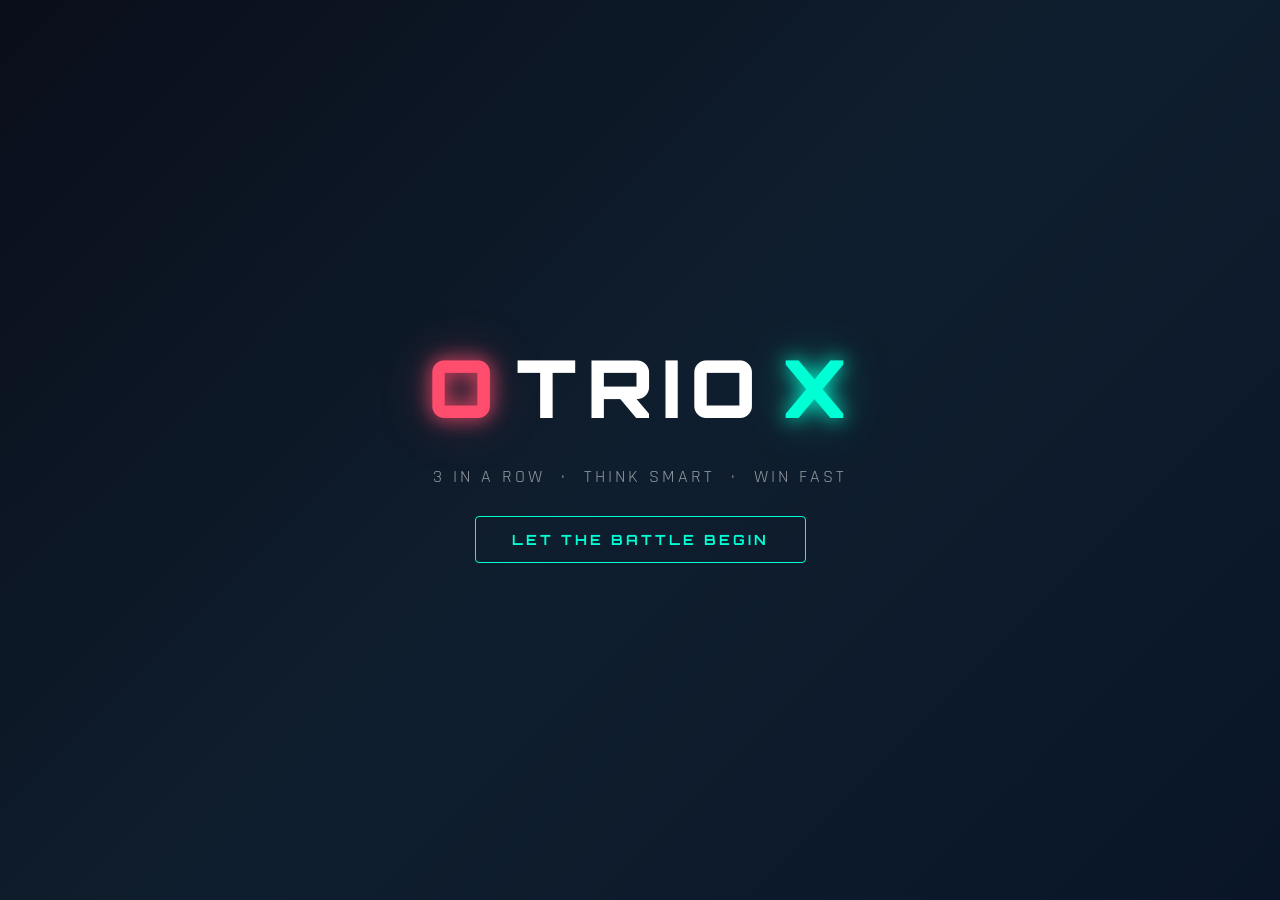
<file: trio2.html>
<!DOCTYPE html>
<html lang="en">
<head>
<meta charset="UTF-8">
<meta name="viewport" content="width=device-width, initial-scale=1.0">
<title>TRIO</title>
<link href="https://fonts.googleapis.com/css2?family=Orbitron:wght@700;900&family=Rajdhani:wght@400;600&display=swap" rel="stylesheet">
<style>
*{margin:0;padding:0;box-sizing:border-box}

:root{
  --cyan:#00ffd5;
  --pink:#ff4d6d;
  --gold:#ffd700;
  --bg1:#0a0e1a;
  --bg2:#0f1e2e;
  --bg3:#162234;
  --glass:rgba(255,255,255,0.06);
  --glass-border:rgba(255,255,255,0.12);
}

body{
  font-family:'Rajdhani',sans-serif;
  background:var(--bg1);
  color:#fff;
  min-height:100vh;
  overflow:hidden;
  display:flex;
  align-items:center;
  justify-content:center;
}

/* ── PARTICLE CANVAS ── */
#particles{position:fixed;inset:0;z-index:0;pointer-events:none}

/* ── SPLASH ── */
#splash{
  position:fixed;inset:0;z-index:100;
  background:linear-gradient(135deg,#0a0e1a 0%,#0f1e2e 50%,#0a1628 100%);
  display:flex;flex-direction:column;align-items:center;justify-content:center;gap:28px;
  transition:opacity .7s ease,transform .7s ease;
}
#splash.hide{opacity:0;transform:scale(1.08);pointer-events:none}

.splash-logo{
  display:flex;align-items:center;gap:16px;
  font-family:'Orbitron',sans-serif;font-size:clamp(52px,12vw,80px);font-weight:900;
  letter-spacing:6px;
}
.splash-o{
  color:var(--pink);
  animation:floatY 2.4s ease-in-out infinite;
  text-shadow:0 0 20px var(--pink),0 0 50px rgba(255,77,109,.4);
}
.splash-x{
  color:var(--cyan);
  animation:floatY 2.4s ease-in-out infinite .4s;
  text-shadow:0 0 20px var(--cyan),0 0 50px rgba(0,255,213,.4);
}
.splash-title{
  animation:glowPulse 2.4s ease-in-out infinite alternate;
  letter-spacing:10px;
}
@keyframes floatY{0%,100%{transform:translateY(0)}50%{transform:translateY(-14px)}}
@keyframes glowPulse{
  from{text-shadow:0 0 10px rgba(0,255,213,.6),0 0 30px rgba(0,255,213,.2)}
  to{text-shadow:0 0 25px var(--cyan),0 0 60px rgba(0,255,213,.5),0 0 100px rgba(0,255,213,.2)}
}

.tagline{
  font-size:clamp(14px,3vw,18px);
  color:rgba(255,255,255,.55);
  letter-spacing:3px;
  text-transform:uppercase;
  animation:fadeIn 1.2s ease .3s both;
}
@keyframes fadeIn{from{opacity:0;transform:translateY(12px)}to{opacity:1;transform:translateY(0)}}

.btn-start{
  font-family:'Orbitron',sans-serif;font-size:14px;font-weight:700;
  letter-spacing:3px;text-transform:uppercase;
  background:transparent;color:var(--cyan);
  border:1.5px solid var(--cyan);
  padding:14px 36px;border-radius:4px;cursor:pointer;
  position:relative;overflow:hidden;
  transition:color .3s,box-shadow .3s;
  animation:fadeIn 1s ease .6s both;
}
.btn-start::before{
  content:'';position:absolute;inset:0;
  background:var(--cyan);transform:translateX(-110%);
  transition:transform .35s cubic-bezier(.4,0,.2,1);
}
.btn-start:hover::before{transform:translateX(0)}
.btn-start:hover{color:#0a0e1a;box-shadow:0 0 30px rgba(0,255,213,.5)}
.btn-start span{position:relative;z-index:1}

/* ── SCAN LINES ── */
.scanlines{
  position:fixed;inset:0;z-index:1;pointer-events:none;
  background:repeating-linear-gradient(0deg,transparent,transparent 2px,rgba(0,0,0,.08) 2px,rgba(0,0,0,.08) 4px);
}

/* ── GAME ── */
#game{
  position:relative;z-index:10;
  display:none;flex-direction:column;align-items:center;gap:20px;
  padding:24px 20px;
  animation:gameIn .6s ease both;
}
#game.visible{display:flex}
@keyframes gameIn{from{opacity:0;transform:translateY(20px)}to{opacity:1;transform:translateY(0)}}

.game-title{
  font-family:'Orbitron',sans-serif;font-size:clamp(28px,8vw,42px);font-weight:900;
  letter-spacing:10px;color:#fff;
  text-shadow:0 0 20px rgba(0,255,213,.4);
}

/* ── CONTROLS ── */
.controls{display:flex;gap:10px;align-items:center}

select{
  font-family:'Rajdhani',sans-serif;font-size:14px;font-weight:600;
  letter-spacing:1px;
  background:var(--glass);color:#fff;
  border:1px solid var(--glass-border);
  padding:9px 14px;border-radius:6px;cursor:pointer;
  outline:none;appearance:none;
  transition:border-color .3s,box-shadow .3s;
}
select:hover,select:focus{border-color:var(--cyan);box-shadow:0 0 12px rgba(0,255,213,.2)}
select option{background:#0f1e2e;color:#fff}

.btn{
  font-family:'Orbitron',sans-serif;font-size:11px;font-weight:700;
  letter-spacing:2px;text-transform:uppercase;
  background:var(--glass);color:var(--cyan);
  border:1px solid rgba(0,255,213,.3);
  padding:9px 20px;border-radius:6px;cursor:pointer;
  transition:all .25s;
}
.btn:hover{background:rgba(0,255,213,.12);box-shadow:0 0 16px rgba(0,255,213,.3);transform:translateY(-1px)}
.btn:active{transform:scale(.97)}

/* ── STATUS ── */
#status{
  font-family:'Orbitron',sans-serif;font-size:clamp(15px,4vw,20px);
  font-weight:700;letter-spacing:3px;
  min-height:32px;
  transition:all .3s;
}
#status.x-turn{color:var(--cyan);text-shadow:0 0 12px rgba(0,255,213,.6)}
#status.o-turn{color:var(--pink);text-shadow:0 0 12px rgba(255,77,109,.6)}
#status.win-x{color:var(--cyan);animation:statusPop .4s cubic-bezier(.34,1.56,.64,1)}
#status.win-o{color:var(--pink);animation:statusPop .4s cubic-bezier(.34,1.56,.64,1)}
#status.draw{color:var(--gold);animation:statusPop .4s cubic-bezier(.34,1.56,.64,1)}
@keyframes statusPop{0%{transform:scale(.8)}100%{transform:scale(1)}}

/* ── SCOREBOARD ── */
.scoreboard{
  display:flex;gap:12px;
}
.score-pill{
  background:var(--glass);
  border:1px solid var(--glass-border);
  border-radius:8px;padding:10px 20px;
  text-align:center;min-width:72px;
}
.score-pill .lbl{font-size:11px;letter-spacing:2px;color:rgba(255,255,255,.45);text-transform:uppercase}
.score-pill .val{font-family:'Orbitron',sans-serif;font-size:22px;font-weight:700;line-height:1.2}
.score-pill.sx .val{color:var(--cyan);text-shadow:0 0 10px rgba(0,255,213,.5)}
.score-pill.so .val{color:var(--pink);text-shadow:0 0 10px rgba(255,77,109,.5)}
.score-pill.sd .val{color:var(--gold)}

/* ── BOARD ── */
.board{
  display:grid;
  grid-template-columns:repeat(3,1fr);
  gap:10px;
  padding:16px;
  background:rgba(255,255,255,.03);
  border:1px solid var(--glass-border);
  border-radius:16px;
}

.cell{
  width:clamp(80px,22vw,104px);
  height:clamp(80px,22vw,104px);
  font-family:'Orbitron',sans-serif;
  font-size:clamp(28px,8vw,42px);font-weight:700;
  display:flex;align-items:center;justify-content:center;
  background:var(--glass);
  border:1px solid var(--glass-border);
  border-radius:12px;cursor:pointer;
  position:relative;overflow:hidden;
  transition:border-color .25s,transform .2s,background .25s;
  user-select:none;
}
.cell::before{
  content:'';position:absolute;inset:0;
  background:radial-gradient(circle at center,rgba(255,255,255,.15),transparent 70%);
  opacity:0;transition:opacity .3s;
}
.cell:hover:not(.taken)::before{opacity:1}
.cell:hover:not(.taken){transform:scale(1.06);border-color:rgba(255,255,255,.25)}

/* place animation */
.cell.placed{animation:cellPop .35s cubic-bezier(.34,1.56,.64,1)}
@keyframes cellPop{0%{transform:scale(0)}80%{transform:scale(1.1)}100%{transform:scale(1)}}

.cell.cx{
  color:var(--cyan);
  text-shadow:0 0 16px rgba(0,255,213,.8);
}
.cell.co{
  color:var(--pink);
  text-shadow:0 0 16px rgba(255,77,109,.8);
}
.cell.taken{cursor:default}

/* win glow */
.cell.win{
  background:rgba(0,255,204,.12) !important;
  border-color:var(--cyan) !important;
  animation:winGlow 1s ease infinite alternate;
}
.cell.win.co{
  background:rgba(255,77,109,.12) !important;
  border-color:var(--pink) !important;
  animation:winGlowO 1s ease infinite alternate;
}
@keyframes winGlow{
  from{box-shadow:0 0 10px rgba(0,255,213,.4),inset 0 0 10px rgba(0,255,213,.1)}
  to{box-shadow:0 0 28px rgba(0,255,213,.8),inset 0 0 20px rgba(0,255,213,.2)}
}
@keyframes winGlowO{
  from{box-shadow:0 0 10px rgba(255,77,109,.4),inset 0 0 10px rgba(255,77,109,.1)}
  to{box-shadow:0 0 28px rgba(255,77,109,.8),inset 0 0 20px rgba(255,77,109,.2)}
}

/* ripple on click */
.ripple{
  position:absolute;border-radius:50%;
  background:rgba(255,255,255,.35);
  transform:scale(0);animation:rippleAnim .5s ease-out forwards;
  pointer-events:none;
}
@keyframes rippleAnim{to{transform:scale(4);opacity:0}}

/* ── WIN OVERLAY ── */
#winOverlay{
  position:fixed;inset:0;z-index:50;
  display:none;align-items:center;justify-content:center;
  background:rgba(0,0,0,.55);backdrop-filter:blur(4px);
}
#winOverlay.show{display:flex;animation:overlayIn .4s ease}
@keyframes overlayIn{from{opacity:0}to{opacity:1}}

.win-card{
  background:linear-gradient(135deg,#0f1e2e,#162234);
  border:1px solid rgba(0,255,213,.3);
  border-radius:20px;padding:40px 48px;text-align:center;
  animation:cardIn .5s cubic-bezier(.34,1.56,.64,1);
  position:relative;overflow:hidden;
}
.win-card::before{
  content:'';position:absolute;inset:0;
  background:radial-gradient(ellipse at top,rgba(0,255,213,.06),transparent 60%);
}
@keyframes cardIn{from{transform:scale(.7);opacity:0}to{transform:scale(1);opacity:1}}

.win-emoji{font-size:56px;display:block;margin-bottom:12px;animation:bounce .6s ease infinite alternate}
@keyframes bounce{from{transform:translateY(0)}to{transform:translateY(-10px)}}

.win-msg{
  font-family:'Orbitron',sans-serif;font-size:26px;font-weight:900;
  letter-spacing:4px;margin-bottom:8px;
}
.win-sub{font-size:14px;color:rgba(255,255,255,.5);letter-spacing:2px;margin-bottom:28px}

.btn-again{
  font-family:'Orbitron',sans-serif;font-size:12px;font-weight:700;letter-spacing:3px;
  background:var(--cyan);color:#0a0e1a;
  border:none;padding:13px 32px;border-radius:8px;cursor:pointer;
  transition:all .25s;
}
.btn-again:hover{transform:scale(1.05);box-shadow:0 0 24px rgba(0,255,213,.6)}

/* confetti canvas */
#confetti{position:fixed;inset:0;z-index:49;pointer-events:none}

@media(max-width:420px){
  .win-card{padding:28px 24px}
  .win-msg{font-size:18px}
}
</style>
</head>
<body>

<canvas id="particles"></canvas>
<canvas id="confetti"></canvas>
<div class="scanlines"></div>

<!-- SPLASH -->
<div id="splash">
  <div class="splash-logo">
    <span class="splash-o">O</span>
    <span class="splash-title">TRIO</span>
    <span class="splash-x">X</span>
  </div>
  <p class="tagline">3 in a row &nbsp;·&nbsp; Think smart &nbsp;·&nbsp; Win fast</p>
  <button class="btn-start" onclick="startGame()"><span>Let the Battle Begin</span></button>
</div>

<!-- GAME -->
<div id="game">
  <h1 class="game-title">TRIO</h1>

  <div class="controls">
    <select id="difficulty">
      <option value="easy">Easy</option>
      <option value="intermediate">Intermediate</option>
      <option value="hard">Hard</option>
    </select>
    <button class="btn" onclick="replayGame()">↺ Replay</button>
  </div>

  <h2 id="status" class="x-turn">Turn: X</h2>

  <div class="scoreboard">
    <div class="score-pill sx"><div class="lbl">You · X</div><div class="val" id="xScore">0</div></div>
    <div class="score-pill sd"><div class="lbl">Draw</div><div class="val" id="drawScore">0</div></div>
    <div class="score-pill so"><div class="lbl">AI · O</div><div class="val" id="oScore">0</div></div>
  </div>

  <div class="board" id="board">
    <div class="cell" data-index="0"></div>
    <div class="cell" data-index="1"></div>
    <div class="cell" data-index="2"></div>
    <div class="cell" data-index="3"></div>
    <div class="cell" data-index="4"></div>
    <div class="cell" data-index="5"></div>
    <div class="cell" data-index="6"></div>
    <div class="cell" data-index="7"></div>
    <div class="cell" data-index="8"></div>
  </div>
</div>

<!-- WIN OVERLAY -->
<div id="winOverlay">
  <div class="win-card">
    <span class="win-emoji" id="winEmoji">🏆</span>
    <div class="win-msg" id="winMsg">X Wins!</div>
    <div class="win-sub" id="winSub">VICTORY</div>
    <button class="btn-again" onclick="closeOverlay()">PLAY AGAIN</button>
  </div>
</div>

<script>
/* ── AUDIO (Web Audio API – no files needed) ── */
const AC = new (window.AudioContext||window.webkitAudioContext)();

function playTone(freq,type,dur,vol=.18,delay=0){
  const o=AC.createOscillator(),g=AC.createGain();
  o.connect(g);g.connect(AC.destination);
  o.type=type;o.frequency.setValueAtTime(freq,AC.currentTime+delay);
  g.gain.setValueAtTime(0,AC.currentTime+delay);
  g.gain.linearRampToValueAtTime(vol,AC.currentTime+delay+.01);
  g.gain.exponentialRampToValueAtTime(.001,AC.currentTime+delay+dur);
  o.start(AC.currentTime+delay);o.stop(AC.currentTime+delay+dur+.05);
}

function soundClick(){
  playTone(520,'sine',.08,.14);
  playTone(780,'sine',.06,.08,.04);
}
function soundWin(){
  [0,.12,.24,.36].forEach((d,i)=>{
    const freqs=[523,659,784,1046];
    playTone(freqs[i],'sine',.25,.16,d);
  });
}
function soundDraw(){
  playTone(440,'sawtooth',.15,.1);
  playTone(330,'sawtooth',.15,.1,.15);
}
function soundAI(){
  playTone(280,'triangle',.1,.1);
  playTone(220,'triangle',.08,.08,.08);
}

/* ── PARTICLES ── */
const pc=document.getElementById('particles'),px=pc.getContext('2d');
let pts=[];
function resizePC(){pc.width=innerWidth;pc.height=innerHeight}
resizePC();window.addEventListener('resize',resizePC);
for(let i=0;i<55;i++)pts.push({
  x:Math.random()*innerWidth,y:Math.random()*innerHeight,
  vx:(Math.random()-.5)*.3,vy:(Math.random()-.5)*.3,
  r:Math.random()*1.5+.5,
  a:Math.random()
});
function animParticles(){
  px.clearRect(0,0,pc.width,pc.height);
  pts.forEach(p=>{
    p.x+=p.vx;p.y+=p.vy;
    if(p.x<0)p.x=pc.width;if(p.x>pc.width)p.x=0;
    if(p.y<0)p.y=pc.height;if(p.y>pc.height)p.y=0;
    px.beginPath();px.arc(p.x,p.y,p.r,0,Math.PI*2);
    px.fillStyle=`rgba(0,255,213,${p.a*.3})`;px.fill();
  });
  requestAnimationFrame(animParticles);
}
animParticles();

/* ── CONFETTI ── */
const cc=document.getElementById('confetti'),cx=cc.getContext('2d');
cc.width=innerWidth;cc.height=innerHeight;
window.addEventListener('resize',()=>{cc.width=innerWidth;cc.height=innerHeight});
let confetti=[];
function spawnConfetti(){
  confetti=[];
  const cols=['#00ffd5','#ff4d6d','#ffd700','#fff','#a78bfa'];
  for(let i=0;i<120;i++){
    confetti.push({
      x:Math.random()*cc.width,y:-10-Math.random()*200,
      vx:(Math.random()-.5)*4,vy:2+Math.random()*3,
      r:Math.random()*6+3,
      color:cols[Math.floor(Math.random()*cols.length)],
      rot:Math.random()*360,rotV:(Math.random()-.5)*8,
      life:1
    });
  }
  animConfetti();
}
function animConfetti(){
  cx.clearRect(0,0,cc.width,cc.height);
  let alive=false;
  confetti.forEach(c=>{
    if(c.y>cc.height+20)return;
    alive=true;
    c.x+=c.vx;c.y+=c.vy;c.rot+=c.rotV;
    cx.save();cx.translate(c.x,c.y);cx.rotate(c.rot*Math.PI/180);
    cx.fillStyle=c.color;cx.globalAlpha=Math.min(1,(cc.height-c.y)/200+.2);
    cx.fillRect(-c.r/2,-c.r/2,c.r,c.r);
    cx.restore();
  });
  if(alive)requestAnimationFrame(animConfetti);
  else cx.clearRect(0,0,cc.width,cc.height);
}

/* ── GAME STATE ── */
let board=Array(9).fill('');
let gameActive=true,currentPlayer='X';
let xScore=0,oScore=0,drawScore=0;
const winCond=[[0,1,2],[3,4,5],[6,7,8],[0,3,6],[1,4,7],[2,5,8],[0,4,8],[2,4,6]];
const cells=document.querySelectorAll('.cell');
const statusEl=document.getElementById('status');
const diffEl=document.getElementById('difficulty');

cells.forEach(c=>c.addEventListener('click',handleClick));

function handleClick(e){
  if(AC.state==='suspended')AC.resume();
  const i=+e.currentTarget.dataset.index;
  if(board[i]||!gameActive)return;
  spawnRipple(e.currentTarget,e);
  makeMove(i,'X');
  if(gameActive)setTimeout(aiMove,320);
}

function spawnRipple(cell,e){
  const r=document.createElement('div');
  r.className='ripple';
  const rect=cell.getBoundingClientRect();
  const size=Math.max(rect.width,rect.height);
  r.style.cssText=`width:${size}px;height:${size}px;left:${e.clientX-rect.left-size/2}px;top:${e.clientY-rect.top-size/2}px`;
  cell.appendChild(r);
  setTimeout(()=>r.remove(),500);
}

function makeMove(i,player){
  board[i]=player;
  const cell=cells[i];
  cell.textContent=player;
  cell.classList.add('taken',player==='X'?'cx':'co','placed');
  cell.addEventListener('animationend',()=>cell.classList.remove('placed'),{once:true});
  soundClick();
  checkWinner();
}

function aiMove(){
  if(AC.state==='suspended')AC.resume();
  const diff=diffEl.value;
  let move;
  if(diff==='easy')move=randomMove();
  else if(diff==='intermediate')move=Math.random()<.5?randomMove():bestMove();
  else move=bestMove();
  if(move===undefined)return;
  soundAI();
  makeMove(move,'O');
}

function randomMove(){
  const e=board.map((v,i)=>v===''?i:null).filter(v=>v!==null);
  return e[Math.floor(Math.random()*e.length)];
}
function bestMove(){
  let best=-Infinity,move;
  for(let i=0;i<9;i++){
    if(board[i]===''){
      board[i]='O';
      const s=minimax(board,false);
      board[i]='';
      if(s>best){best=s;move=i;}
    }
  }
  return move;
}
function minimax(b,isMax){
  const r=evaluate(b);if(r!==null)return r;
  if(isMax){
    let best=-Infinity;
    for(let i=0;i<9;i++){if(b[i]===''){b[i]='O';best=Math.max(best,minimax(b,false));b[i]='';}}
    return best;
  }else{
    let best=Infinity;
    for(let i=0;i<9;i++){if(b[i]===''){b[i]='X';best=Math.min(best,minimax(b,true));b[i]='';}}
    return best;
  }
}
function evaluate(b){
  for(const[a,bv,c]of winCond){if(b[a]&&b[a]===b[bv]&&b[a]===b[c])return b[a]==='O'?1:-1;}
  if(!b.includes(''))return 0;return null;
}

function checkWinner(){
  for(const[a,b,c]of winCond){
    if(board[a]&&board[a]===board[b]&&board[a]===board[c]){
      const winner=board[a];
      cells[a].classList.add('win');
      cells[b].classList.add('win');
      cells[c].classList.add('win');
      gameActive=false;
      if(winner==='X'){
        xScore++;statusEl.textContent='X Wins! 🎉';statusEl.className='win-x';
        showOverlay('🏆','X Wins!','VICTORY');
        soundWin();spawnConfetti();
      }else{
        oScore++;statusEl.textContent='O Wins!';statusEl.className='win-o';
        showOverlay('🤖','AI Wins!','DEFEATED');
        soundDraw();
      }
      updateScore();return;
    }
  }
  if(!board.includes('')){
    drawScore++;gameActive=false;
    statusEl.textContent='Draw!';statusEl.className='draw';
    showOverlay('🤝','It\'s a Draw','STALEMATE');
    soundDraw();updateScore();return;
  }
  currentPlayer=currentPlayer==='X'?'O':'X';
  statusEl.textContent='Turn: '+currentPlayer;
  statusEl.className=currentPlayer==='X'?'x-turn':'o-turn';
}

function showOverlay(emoji,msg,sub){
  setTimeout(()=>{
    document.getElementById('winEmoji').textContent=emoji;
    document.getElementById('winMsg').textContent=msg;
    document.getElementById('winSub').textContent=sub;
    const ov=document.getElementById('winOverlay');
    ov.classList.add('show');
    const card=ov.querySelector('.win-card');
    if(msg.includes('X')){card.style.borderColor='rgba(0,255,213,.4)';card.querySelector('.win-msg').style.color='#00ffd5';}
    else if(msg.includes('AI')){card.style.borderColor='rgba(255,77,109,.4)';card.querySelector('.win-msg').style.color='#ff4d6d';}
    else{card.style.borderColor='rgba(255,215,0,.4)';card.querySelector('.win-msg').style.color='#ffd700';}
  },600);
}
function closeOverlay(){
  document.getElementById('winOverlay').classList.remove('show');
  replayGame();
}

function updateScore(){
  document.getElementById('xScore').textContent=xScore;
  document.getElementById('oScore').textContent=oScore;
  document.getElementById('drawScore').textContent=drawScore;
}

function replayGame(){
  board=Array(9).fill('');gameActive=true;currentPlayer='X';
  statusEl.textContent='Turn: X';statusEl.className='x-turn';
  cells.forEach(c=>{c.textContent='';c.className='cell';});
}

function startGame(){
  if(AC.state==='suspended')AC.resume();
  const splash=document.getElementById('splash');
  splash.classList.add('hide');
  setTimeout(()=>{
    splash.style.display='none';
    document.getElementById('game').classList.add('visible');
  },700);
}
</script>
</body>
</html>
</file>
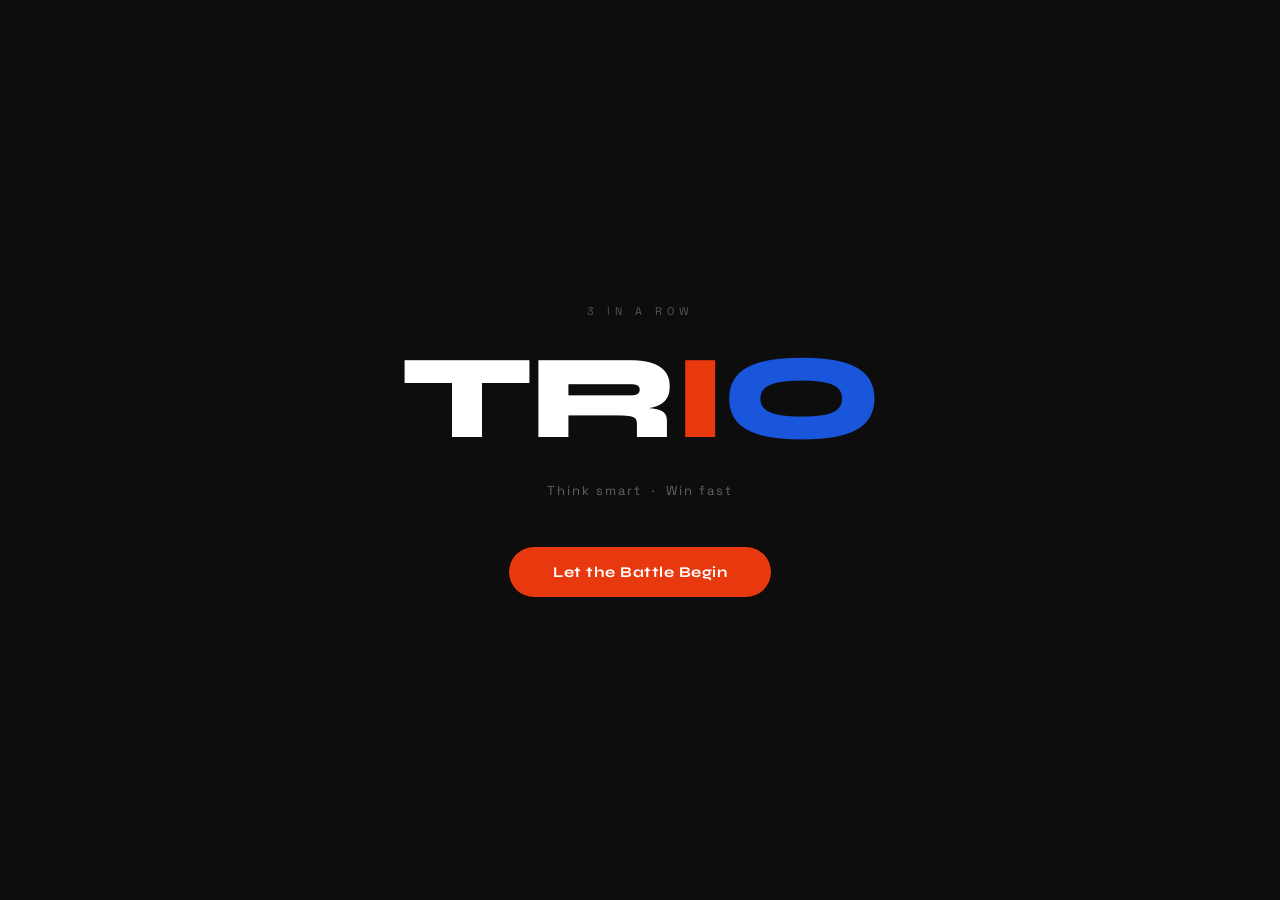
<file: trio3.html>
<!DOCTYPE html>
<html lang="en">
<head>
<meta charset="UTF-8">
<meta name="viewport" content="width=device-width, initial-scale=1.0">
<title>TRIO</title>
<link href="https://fonts.googleapis.com/css2?family=Space+Grotesk:wght@400;500;700&family=Syne:wght@700;800&display=swap" rel="stylesheet">
<style>
*, *::before, *::after { margin: 0; padding: 0; box-sizing: border-box; }

:root {
  --ink:   #0d0d0d;
  --paper: #f5f0e8;
  --cream: #ede8dc;
  --X:     #e8390e;
  --O:     #1a56db;
  --shadow: rgba(13,13,13,0.12);
}

body {
  font-family: 'Space Grotesk', sans-serif;
  background: var(--paper);
  color: var(--ink);
  min-height: 100vh;
  display: flex;
  align-items: center;
  justify-content: center;
  overflow: hidden;
}

body::before {
  content: '';
  position: fixed; inset: 0;
  background-image:
    linear-gradient(rgba(13,13,13,.06) 1px, transparent 1px),
    linear-gradient(90deg, rgba(13,13,13,.06) 1px, transparent 1px);
  background-size: 40px 40px;
  pointer-events: none;
  z-index: 0;
}

/* SPLASH */
#splash {
  position: fixed; inset: 0; z-index: 200;
  background: var(--ink);
  display: flex; flex-direction: column;
  align-items: center; justify-content: center; gap: 0;
  transition: clip-path 0.75s cubic-bezier(0.77,0,0.18,1);
  clip-path: circle(150% at 50% 50%);
}
#splash.hide {
  clip-path: circle(0% at 50% 50%);
  pointer-events: none;
}

.splash-eyebrow {
  font-size: 11px; letter-spacing: 5px;
  color: rgba(255,255,255,0.3); text-transform: uppercase;
  margin-bottom: 20px;
  animation: riseIn 0.7s ease 0.1s both;
}

.splash-logo {
  font-family: 'Syne', sans-serif;
  font-size: clamp(70px, 18vw, 120px);
  font-weight: 800; line-height: 1; letter-spacing: -3px;
  display: flex; align-items: center;
  margin-bottom: 24px;
}
.splash-logo .lt { color: #fff; display: inline-block; }
.splash-logo .lr { color: #fff; display: inline-block; }
.splash-logo .li {
  color: var(--X); display: inline-block;
  animation: floatLetter 2.8s ease-in-out infinite;
}
.splash-logo .lo {
  color: var(--O); display: inline-block;
  animation: floatLetter 2.8s ease-in-out 0.35s infinite;
}

@keyframes floatLetter {
  0%,100% { transform: translateY(0) rotate(0deg); }
  50%     { transform: translateY(-14px) rotate(-4deg); }
}

.splash-sub {
  color: rgba(255,255,255,0.35); font-size: 13px;
  letter-spacing: 2px; margin-bottom: 48px;
  animation: riseIn 0.7s ease 0.25s both;
}

.btn-battle {
  font-family: 'Syne', sans-serif; font-size: 15px; font-weight: 700;
  letter-spacing: 0.5px;
  background: var(--X); color: #fff;
  border: none; padding: 16px 44px; border-radius: 100px;
  cursor: pointer; overflow: hidden; position: relative;
  transition: transform 0.2s, box-shadow 0.2s;
  animation: riseIn 0.7s ease 0.45s both;
}
.btn-battle::after {
  content: ''; position: absolute; inset: 0;
  background: rgba(255,255,255,0.18);
  transform: translateX(-110%) skewX(-15deg);
  transition: transform 0.4s ease;
}
.btn-battle:hover::after { transform: translateX(110%) skewX(-15deg); }
.btn-battle:hover { transform: scale(1.04); box-shadow: 0 8px 32px rgba(232,57,14,0.45); }
.btn-battle:active { transform: scale(0.97); }

@keyframes riseIn {
  from { opacity: 0; transform: translateY(18px); }
  to   { opacity: 1; transform: translateY(0); }
}

/* GAME */
#game {
  position: relative; z-index: 10;
  display: none; flex-direction: column;
  align-items: center; gap: 18px;
  padding: 28px 20px 32px;
  width: 100%; max-width: 420px;
}
#game.visible { display: flex; animation: riseIn 0.5s ease both; }

.game-header {
  display: flex; width: 100%;
  align-items: center; justify-content: space-between;
}
.wordmark {
  font-family: 'Syne', sans-serif;
  font-size: 28px; font-weight: 800; letter-spacing: -1px;
}
.wordmark .wr { color: var(--X); }
.wordmark .wb { color: var(--O); }

.btn-replay {
  font-size: 12px; font-weight: 600; letter-spacing: 0.5px;
  background: transparent; color: var(--ink);
  border: 1.5px solid rgba(13,13,13,0.22);
  padding: 7px 16px; border-radius: 100px; cursor: pointer;
  transition: all 0.2s;
}
.btn-replay:hover { background: var(--ink); color: var(--paper); }

/* DIFFICULTY TABS */
.diff-row {
  display: flex; gap: 6px;
  background: var(--cream); padding: 5px;
  border-radius: 100px;
  border: 1.5px solid rgba(13,13,13,0.1);
}
.diff-btn {
  font-family: 'Space Grotesk', sans-serif;
  font-size: 12px; font-weight: 600;
  background: transparent; color: rgba(13,13,13,0.45);
  border: none; padding: 6px 18px; border-radius: 100px;
  cursor: pointer; transition: all 0.2s;
}
.diff-btn.active { background: var(--ink); color: var(--paper); }

/* SCOREBOARD */
.scoreboard {
  display: grid; grid-template-columns: 1fr 1fr 1fr;
  gap: 8px; width: 100%;
}
.sbox {
  background: var(--cream);
  border: 1.5px solid rgba(13,13,13,0.1);
  border-radius: 14px; padding: 12px 8px; text-align: center;
}
.sbox .slbl {
  font-size: 10px; font-weight: 600; letter-spacing: 2px;
  text-transform: uppercase; color: rgba(13,13,13,0.38);
  display: block; margin-bottom: 4px;
}
.sbox .sval {
  font-family: 'Syne', sans-serif;
  font-size: 28px; font-weight: 800; line-height: 1;
}
.sbox.bx .sval { color: var(--X); }
.sbox.bo .sval { color: var(--O); }
.sval.pop { animation: spop 0.35s cubic-bezier(0.34,1.56,0.64,1); }
@keyframes spop { 0%{transform:scale(1)} 50%{transform:scale(1.45)} 100%{transform:scale(1)} }

/* STATUS */
#status {
  font-family: 'Syne', sans-serif;
  font-size: 18px; font-weight: 700;
  min-height: 28px; transition: color 0.25s;
}
#status.sx { color: var(--X); }
#status.so { color: var(--O); }
#status.sd { color: var(--ink); }

/* BOARD */
.board {
  display: grid; grid-template-columns: repeat(3,1fr);
  gap: 10px; width: 100%; padding: 14px;
  background: var(--cream);
  border-radius: 20px;
  border: 1.5px solid rgba(13,13,13,0.1);
  box-shadow: 0 4px 24px var(--shadow);
}
.cell {
  aspect-ratio: 1;
  display: flex; align-items: center; justify-content: center;
  background: var(--paper); border-radius: 12px;
  border: 1.5px solid rgba(13,13,13,0.1);
  font-family: 'Syne', sans-serif;
  font-size: clamp(30px,9vw,44px); font-weight: 800;
  cursor: pointer; position: relative; overflow: hidden;
  transition: border-color 0.2s, background 0.2s, transform 0.15s;
  user-select: none; -webkit-tap-highlight-color: transparent;
}
.cell:hover:not(.taken) {
  border-color: rgba(13,13,13,0.28);
  background: var(--cream); transform: scale(1.05);
}
.cell.taken { cursor: default; }
.cell.cx { color: var(--X); }
.cell.co { color: var(--O); }

.cell.drop { animation: dropIn 0.32s cubic-bezier(0.34,1.56,0.64,1); }
@keyframes dropIn {
  0%   { transform: scale(0) rotate(-8deg); opacity: 0; }
  100% { transform: scale(1) rotate(0deg);  opacity: 1; }
}

.cell.wcell { animation: wpulse 0.9s ease infinite alternate; }
.cell.wcell.cx { background: #fef2f2; border-color: var(--X); }
.cell.wcell.co { background: #eff6ff; border-color: var(--O); }
@keyframes wpulse {
  from { box-shadow: none; }
  to   { box-shadow: 0 0 0 3px currentColor; }
}

.ripple {
  position: absolute; border-radius: 50%;
  background: rgba(13,13,13,0.07);
  transform: scale(0); pointer-events: none;
  animation: ripout 0.5s ease-out forwards;
}
@keyframes ripout { to { transform: scale(3.5); opacity: 0; } }

/* MODAL */
#modal {
  position: fixed; inset: 0; z-index: 300;
  display: none; align-items: center; justify-content: center;
  padding: 20px;
}
#modal.open { display: flex; }

.mbdrop {
  position: absolute; inset: 0;
  background: rgba(13,13,13,0.5);
  backdrop-filter: blur(6px);
  animation: fdin 0.3s ease;
}
@keyframes fdin { from{opacity:0} to{opacity:1} }

.mcard {
  position: relative;
  background: var(--paper); border-radius: 24px;
  padding: 40px 36px 32px; text-align: center;
  width: 100%; max-width: 310px;
  box-shadow: 0 24px 60px rgba(13,13,13,0.22);
  border: 1.5px solid rgba(13,13,13,0.1);
  animation: mpop 0.45s cubic-bezier(0.34,1.56,0.64,1);
}
@keyframes mpop {
  0%   { transform: scale(0.55) translateY(40px); opacity: 0; }
  100% { transform: scale(1) translateY(0);       opacity: 1; }
}

.micon {
  font-size: 52px; line-height: 1;
  margin-bottom: 14px; display: block;
  animation: ibounce 0.6s ease infinite alternate;
}
@keyframes ibounce {
  from { transform: translateY(0) rotate(-5deg); }
  to   { transform: translateY(-9px) rotate(5deg); }
}

.mtitle {
  font-family: 'Syne', sans-serif;
  font-size: 30px; font-weight: 800;
  letter-spacing: -1px; margin-bottom: 4px;
}
.msub {
  font-size: 11px; letter-spacing: 3px;
  color: rgba(13,13,13,0.35); text-transform: uppercase;
  margin-bottom: 28px;
}

.btn-again {
  font-family: 'Syne', sans-serif;
  font-size: 15px; font-weight: 700;
  background: var(--ink); color: var(--paper);
  border: none; padding: 14px 40px;
  border-radius: 100px; cursor: pointer;
  display: block; width: 100%;
  transition: transform 0.2s, box-shadow 0.2s;
}
.btn-again:hover { transform: scale(1.03); box-shadow: 0 6px 24px rgba(13,13,13,0.22); }
.btn-again:active { transform: scale(0.97); }

#confetti { position: fixed; inset: 0; z-index: 250; pointer-events: none; }

@media (max-width: 400px) {
  #game { padding: 18px 14px; gap: 14px; }
  .mcard { padding: 30px 22px 24px; }
}
</style>
</head>
<body>

<canvas id="confetti"></canvas>

<!-- SPLASH -->
<div id="splash">
  <p class="splash-eyebrow">3 in a row</p>
  <div class="splash-logo">
    <span class="lt">T</span><span class="lr">R</span><span class="li">I</span><span class="lo">O</span>
  </div>
  <p class="splash-sub">Think smart &nbsp;&middot;&nbsp; Win fast</p>
  <button class="btn-battle" onclick="startGame()">Let the Battle Begin</button>
</div>

<!-- GAME -->
<div id="game">

  <div class="game-header">
    <div class="wordmark">TR<span class="wr">I</span><span class="wb">O</span></div>
    <button class="btn-replay" onclick="replayGame()">↺ Replay</button>
  </div>

  <div class="diff-row">
    <button class="diff-btn active" data-d="easy"         onclick="setDiff(this)">Easy</button>
    <button class="diff-btn"        data-d="intermediate" onclick="setDiff(this)">Medium</button>
    <button class="diff-btn"        data-d="hard"         onclick="setDiff(this)">Hard</button>
  </div>

  <div class="scoreboard">
    <div class="sbox bx"><span class="slbl">You · X</span><span class="sval" id="xScore">0</span></div>
    <div class="sbox">   <span class="slbl">Draw</span>   <span class="sval" id="drawScore">0</span></div>
    <div class="sbox bo"><span class="slbl">AI · O</span> <span class="sval" id="oScore">0</span></div>
  </div>

  <div id="status" class="sx">Your turn</div>

  <div class="board" id="board"></div>

</div>

<!-- MODAL -->
<div id="modal">
  <div class="mbdrop" onclick="closeModal()"></div>
  <div class="mcard">
    <span class="micon"  id="mIcon">🏆</span>
    <div class="mtitle"  id="mTitle">You Win!</div>
    <div class="msub"    id="mSub">VICTORY</div>
    <button class="btn-again" onclick="closeModal()">Play Again</button>
  </div>
</div>

<script>
/* AUDIO */
const AC = new (window.AudioContext || window.webkitAudioContext)();
function tone(f, type, dur, vol, delay) {
  delay = delay || 0;
  const o = AC.createOscillator(), g = AC.createGain();
  o.connect(g); g.connect(AC.destination);
  o.type = type; o.frequency.value = f;
  const t = AC.currentTime + delay;
  g.gain.setValueAtTime(0, t);
  g.gain.linearRampToValueAtTime(vol, t + 0.01);
  g.gain.exponentialRampToValueAtTime(0.001, t + dur);
  o.start(t); o.stop(t + dur + 0.05);
}
const snd = {
  click : function(){ tone(480,'sine',0.07,0.15); tone(720,'sine',0.05,0.09,0.05); },
  ai    : function(){ tone(260,'triangle',0.09,0.12); tone(200,'triangle',0.07,0.09,0.07); },
  win   : function(){ [523,659,784,1047].forEach(function(f,i){ tone(f,'sine',0.22,0.15,i*0.11); }); },
  draw  : function(){ tone(380,'sawtooth',0.12,0.08); tone(300,'sawtooth',0.12,0.08,0.14); },
  lose  : function(){ tone(330,'sawtooth',0.18,0.1); tone(220,'sawtooth',0.18,0.1,0.1); }
};

/* CONFETTI */
const cc = document.getElementById('confetti'), cx = cc.getContext('2d');
let pieces = [], craf = null;
function szCC(){ cc.width = innerWidth; cc.height = innerHeight; }
szCC(); addEventListener('resize', szCC);
function burst(){
  const colors = ['#e8390e','#1a56db','#f5f0e8','#ffd700','#22c55e'];
  pieces = Array.from({length:110}, function(){
    return {
      x: Math.random()*cc.width, y: -20 - Math.random()*150,
      vx: (Math.random()-0.5)*5, vy: 2.5 + Math.random()*3,
      w: 6+Math.random()*6, h: 4+Math.random()*4,
      rot: Math.random()*360, rv: (Math.random()-0.5)*7,
      color: colors[Math.floor(Math.random()*colors.length)]
    };
  });
  if(craf) cancelAnimationFrame(craf);
  drawC();
}
function drawC(){
  cx.clearRect(0,0,cc.width,cc.height);
  pieces = pieces.filter(function(p){ return p.y < cc.height+30; });
  pieces.forEach(function(p){
    p.x+=p.vx; p.y+=p.vy; p.rot+=p.rv;
    cx.save(); cx.translate(p.x,p.y); cx.rotate(p.rot*Math.PI/180);
    cx.fillStyle = p.color;
    cx.globalAlpha = Math.max(0, 1 - p.y/(cc.height*1.1));
    cx.fillRect(-p.w/2,-p.h/2,p.w,p.h);
    cx.restore();
  });
  if(pieces.length) craf = requestAnimationFrame(drawC);
}

/* GAME STATE */
var board = Array(9).fill('');
var gameActive = true, difficulty = 'easy';
var xScore = 0, oScore = 0, drawScore = 0;
var WINS = [[0,1,2],[3,4,5],[6,7,8],[0,3,6],[1,4,7],[2,5,8],[0,4,8],[2,4,6]];

var boardEl  = document.getElementById('board');
var statusEl = document.getElementById('status');

function buildBoard(){
  boardEl.innerHTML = '';
  for(var i = 0; i < 9; i++){
    var c = document.createElement('div');
    c.className = 'cell';
    c.dataset.i = i;
    c.addEventListener('click', onCell);
    if(board[i]){
      c.textContent = board[i];
      c.classList.add('taken', board[i]==='X' ? 'cx' : 'co');
    }
    boardEl.appendChild(c);
  }
}
buildBoard();

function getCells(){ return boardEl.querySelectorAll('.cell'); }

function onCell(e){
  if(AC.state === 'suspended') AC.resume();
  var i = +e.currentTarget.dataset.i;
  if(!gameActive || board[i]) return;
  addRipple(e.currentTarget, e);
  place(i, 'X');
  if(gameActive) setTimeout(aiTurn, 360);
}

function addRipple(cell, e){
  var r = document.createElement('div');
  r.className = 'ripple';
  var rect = cell.getBoundingClientRect();
  var s = Math.max(rect.width, rect.height);
  r.style.width  = s + 'px';
  r.style.height = s + 'px';
  r.style.left   = (e.clientX - rect.left - s/2) + 'px';
  r.style.top    = (e.clientY - rect.top  - s/2) + 'px';
  cell.appendChild(r);
  setTimeout(function(){ r.remove(); }, 520);
}

function place(i, player){
  board[i] = player;
  var cells = getCells();
  var cell = cells[i];
  cell.textContent = player;
  cell.classList.add('taken', player==='X' ? 'cx' : 'co', 'drop');
  cell.addEventListener('animationend', function(){ cell.classList.remove('drop'); }, {once:true});
  snd.click();
  checkEnd();
}

function aiTurn(){
  if(AC.state === 'suspended') AC.resume();
  if(!gameActive) return;
  var empty = board.map(function(v,i){ return v==='' ? i : null; }).filter(function(v){ return v!==null; });
  if(!empty.length) return;
  var move;
  if(difficulty==='easy') move = randMove();
  else if(difficulty==='intermediate') move = Math.random()<0.5 ? randMove() : bestMove();
  else move = bestMove();
  snd.ai();
  place(move, 'O');
}

function randMove(){
  var e = board.map(function(v,i){ return v==='' ? i : null; }).filter(function(v){ return v!==null; });
  return e[Math.floor(Math.random()*e.length)];
}
function bestMove(){
  var best = -Infinity, move = randMove();
  for(var i=0; i<9; i++){
    if(board[i]===''){
      board[i]='O';
      var s = minimax(false);
      board[i]='';
      if(s > best){ best=s; move=i; }
    }
  }
  return move;
}
function minimax(isMax){
  var r = evalB();
  if(r !== null) return r;
  if(isMax){
    var b = -Infinity;
    for(var i=0;i<9;i++) if(board[i]===''){board[i]='O'; b=Math.max(b,minimax(false)); board[i]='';}
    return b;
  } else {
    var b = Infinity;
    for(var i=0;i<9;i++) if(board[i]===''){board[i]='X'; b=Math.min(b,minimax(true)); board[i]='';}
    return b;
  }
}
function evalB(){
  for(var k=0; k<WINS.length; k++){
    var a=WINS[k][0], b=WINS[k][1], c=WINS[k][2];
    if(board[a] && board[a]===board[b] && board[a]===board[c]) return board[a]==='O' ? 1 : -1;
  }
  return board.includes('') ? null : 0;
}

function checkEnd(){
  var cells = getCells();
  for(var k=0; k<WINS.length; k++){
    var a=WINS[k][0], b=WINS[k][1], c=WINS[k][2];
    if(board[a] && board[a]===board[b] && board[a]===board[c]){
      cells[a].classList.add('wcell');
      cells[b].classList.add('wcell');
      cells[c].classList.add('wcell');
      gameActive = false;
      var w = board[a];
      if(w==='X'){
        xScore++;
        bump('xScore', xScore);
        statusEl.textContent='You won!'; statusEl.className='sx';
        snd.win(); burst();
        showModal('🏆','You Won!','VICTORY');
      } else {
        oScore++;
        bump('oScore', oScore);
        statusEl.textContent='AI wins'; statusEl.className='so';
        snd.lose();
        showModal('🤖','AI Wins','DEFEATED');
      }
      return;
    }
  }
  if(!board.includes('')){
    gameActive = false;
    drawScore++;
    bump('drawScore', drawScore);
    statusEl.textContent='Draw!'; statusEl.className='sd';
    snd.draw();
    showModal('🤝',"It's a Draw",'STALEMATE');
  }
}

function bump(id, val){
  var el = document.getElementById(id);
  el.textContent = val;
  el.classList.remove('pop');
  void el.offsetWidth;
  el.classList.add('pop');
}

function showModal(icon, title, sub){
  setTimeout(function(){
    document.getElementById('mIcon').textContent  = icon;
    document.getElementById('mTitle').textContent = title;
    document.getElementById('mSub').textContent   = sub;
    document.getElementById('modal').classList.add('open');
  }, 480);
}

function closeModal(){
  document.getElementById('modal').classList.remove('open');
  replayGame();
}

function replayGame(){
  board = Array(9).fill('');
  gameActive = true;
  statusEl.textContent = 'Your turn';
  statusEl.className = 'sx';
  buildBoard();
}

function setDiff(btn){
  document.querySelectorAll('.diff-btn').forEach(function(b){ b.classList.remove('active'); });
  btn.classList.add('active');
  difficulty = btn.dataset.d;
}

function startGame(){
  if(AC.state==='suspended') AC.resume();
  var s = document.getElementById('splash');
  s.classList.add('hide');
  setTimeout(function(){
    s.style.display='none';
    document.getElementById('game').classList.add('visible');
  }, 750);
}
</script>
</body>
</html>
</file>
